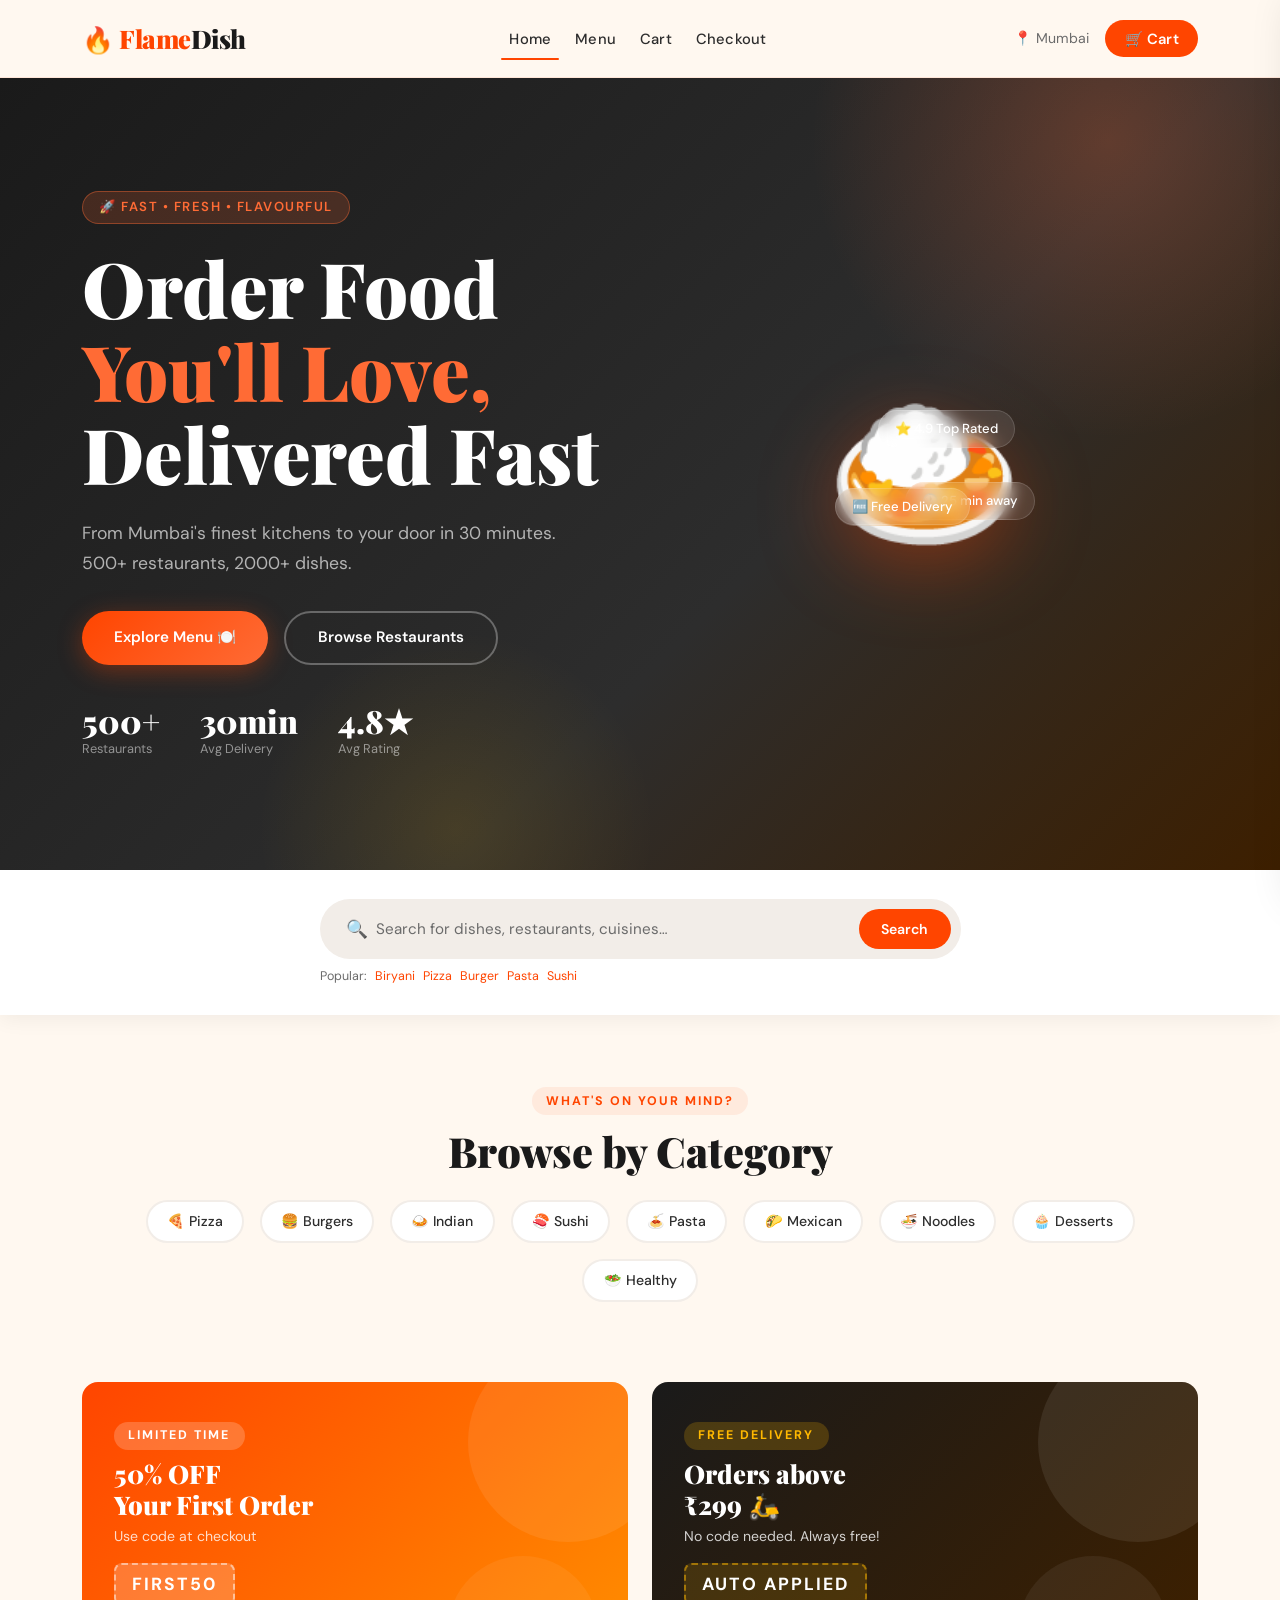
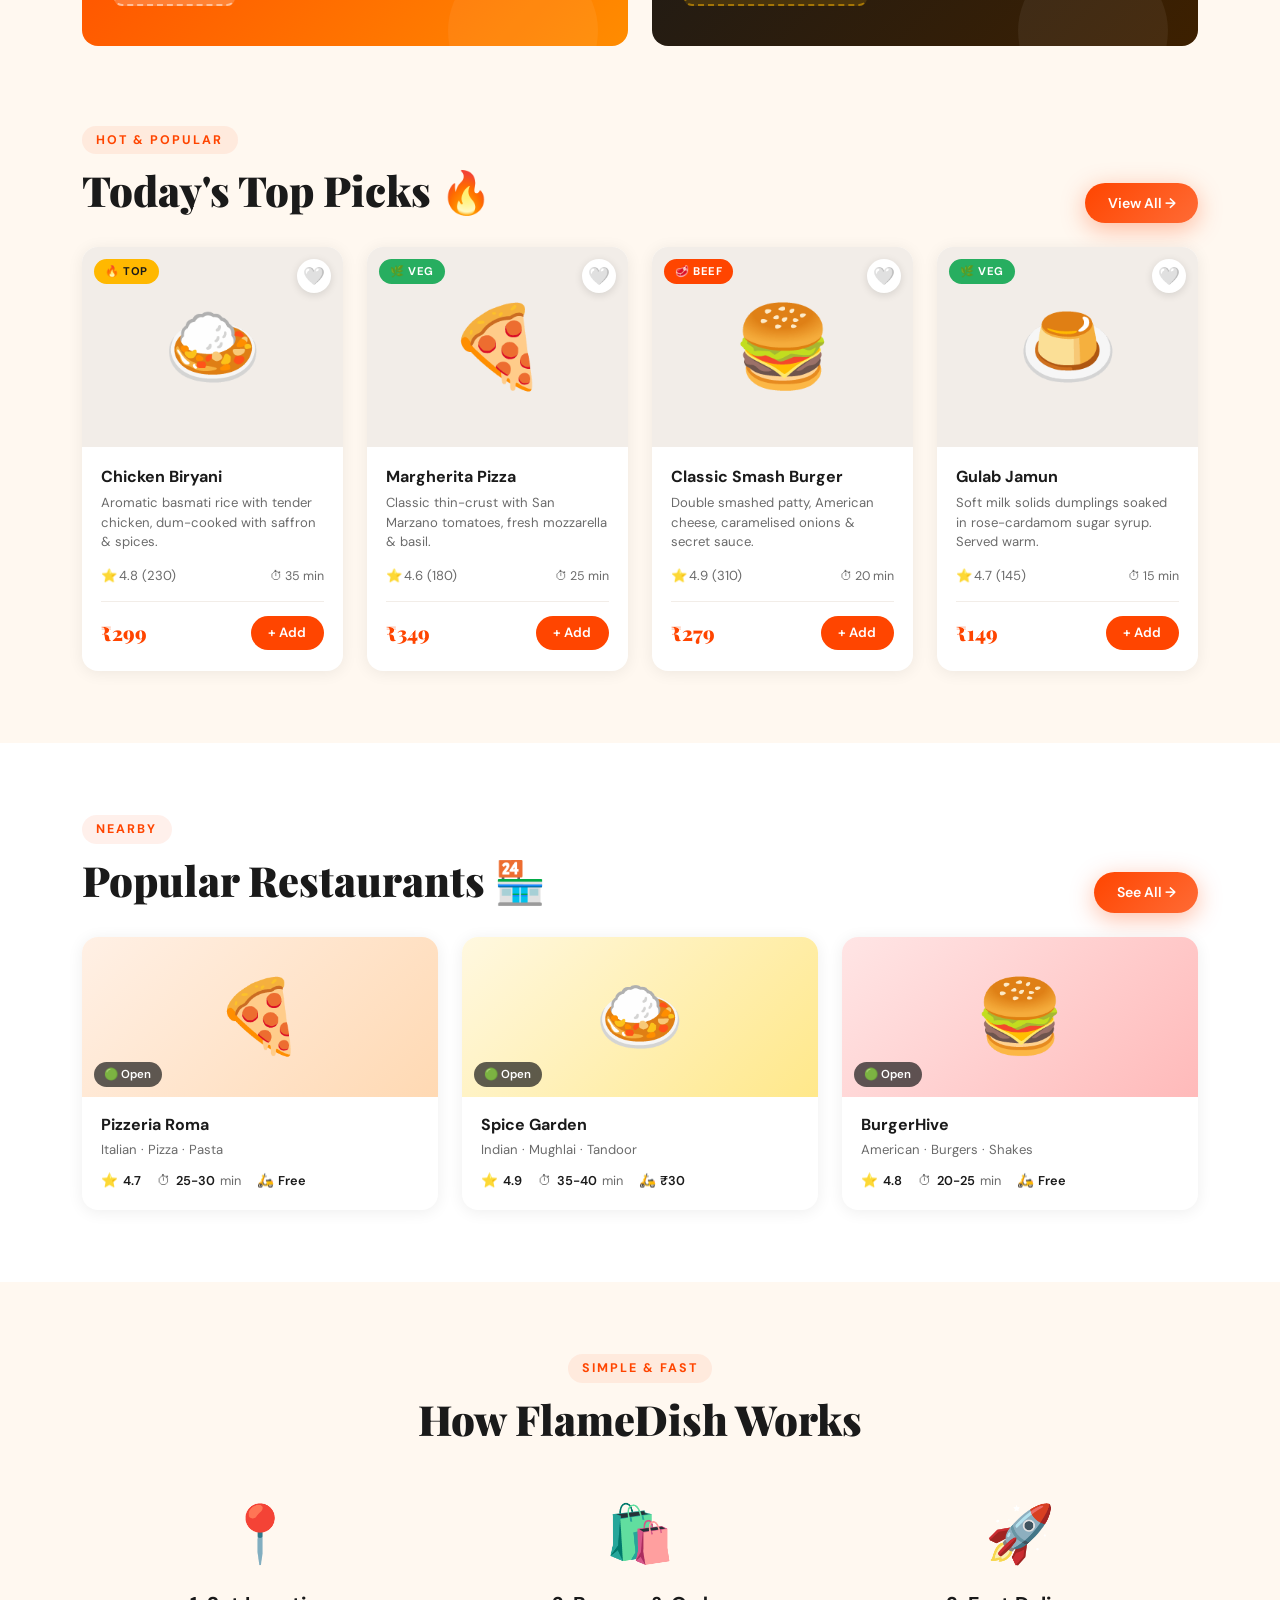
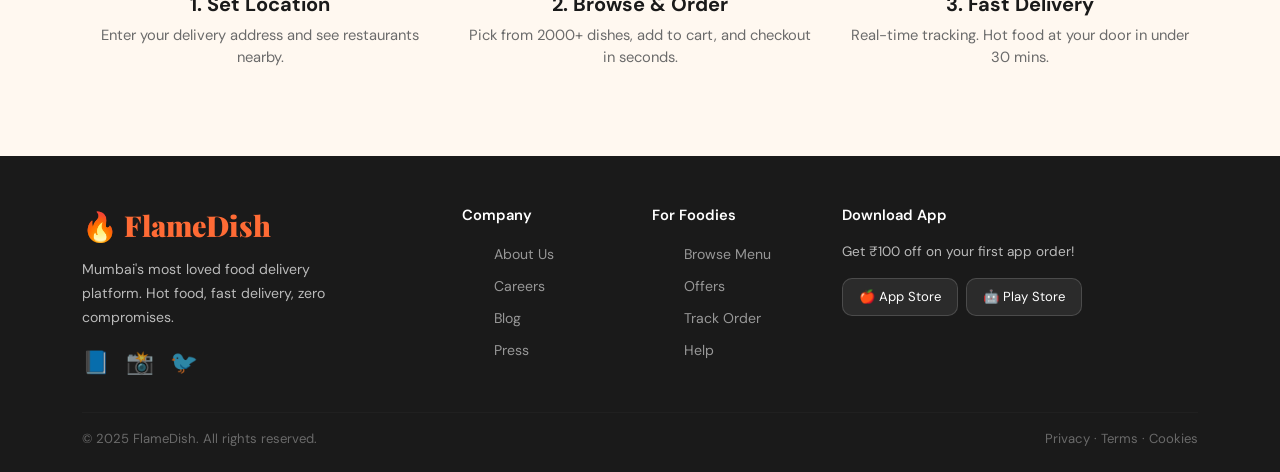
<file: index.html>
<!DOCTYPE html>
<html lang="en">
<head>
  <meta charset="UTF-8">
  <meta name="viewport" content="width=device-width, initial-scale=1.0">
  <title>FlameDish – Food Delivery</title>
  <link rel="icon" href="data:image/svg+xml,<svg xmlns='http://www.w3.org/2000/svg' viewBox='0 0 100 100'><text y='.9em' font-size='90'>🔥</text></svg>">
  <link href="https://cdn.jsdelivr.net/npm/bootstrap@5.3.0/dist/css/bootstrap.min.css" rel="stylesheet">
  <link rel="stylesheet" href="style.css">
</head>
<body>

<!-- NAVBAR -->
<nav class="navbar navbar-expand-lg">
  <div class="container">
    <a class="brand-logo navbar-brand" href="index.html">🔥 Flame<span>Dish</span></a>
    <button class="navbar-toggler border-0" type="button" data-bs-toggle="collapse" data-bs-target="#navMenu">
      <span class="navbar-toggler-icon"></span>
    </button>
    <div class="collapse navbar-collapse" id="navMenu">
      <ul class="navbar-nav mx-auto gap-2">
        <li class="nav-item"><a class="nav-link" href="index.html">Home</a></li>
        <li class="nav-item"><a class="nav-link" href="menu.html">Menu</a></li>
        <li class="nav-item"><a class="nav-link" href="cart.html">Cart</a></li>
        <li class="nav-item"><a class="nav-link" href="checkout.html">Checkout</a></li>
      </ul>
      <div class="d-flex align-items-center gap-3">
        <span style="color:var(--ash);font-size:0.88rem">📍 Mumbai</span>
        <button class="nav-link cart-btn" onclick="openCart()">
          🛒 Cart <span class="cart-badge">0</span>
        </button>
      </div>
    </div>
  </div>
</nav>

<!-- HERO -->
<section class="hero">
  <div class="container">
    <div class="row align-items-center">
      <div class="col-lg-6 hero-content" data-aos="fade-right">
        <div class="hero-eyebrow">🚀 Fast • Fresh • Flavourful</div>
        <h1>Order Food<br><span class="highlight">You'll Love,</span><br>Delivered Fast</h1>
        <p>From Mumbai's finest kitchens to your door in 30 minutes. 500+ restaurants, 2000+ dishes.</p>
        <div class="d-flex gap-3 flex-wrap">
          <a href="menu.html" class="btn-flame">Explore Menu 🍽️</a>
          <a href="#restaurants" class="btn-outline-flame">Browse Restaurants</a>
        </div>
        <div class="hero-stats">
          <div class="stat-item">
            <div class="stat-num">500+</div>
            <div class="stat-label">Restaurants</div>
          </div>
          <div class="stat-item">
            <div class="stat-num">30min</div>
            <div class="stat-label">Avg Delivery</div>
          </div>
          <div class="stat-item">
            <div class="stat-num">4.8★</div>
            <div class="stat-label">Avg Rating</div>
          </div>
        </div>
      </div>
      <div class="col-lg-6 hero-visual mt-5 mt-lg-0">
        <div style="position:relative;display:inline-block">
          <span class="hero-food-emoji">🍛</span>
          <div class="floating-chips">
            <div class="chip">⭐ 4.9 Top Rated</div>
            <div class="chip">🕐 25 min away</div>
            <div class="chip">🆓 Free Delivery</div>
          </div>
        </div>
      </div>
    </div>
  </div>
</section>

<!-- SEARCH -->
<section class="search-section">
  <div class="container">
    <div class="row justify-content-center">
      <div class="col-lg-7">
        <div class="search-wrapper">
          <span style="margin-right:0.5rem;font-size:1.1rem">🔍</span>
          <input type="text" placeholder="Search for dishes, restaurants, cuisines…" oninput="heroSearch(this.value)">
          <button class="search-btn" onclick="window.location.href='menu.html'">Search</button>
        </div>
        <div class="d-flex gap-2 mt-2 flex-wrap">
          <span style="font-size:0.78rem;color:var(--ash)">Popular:</span>
          <a href="menu.html" style="font-size:0.78rem;color:var(--flame);text-decoration:none">Biryani</a>
          <a href="menu.html" style="font-size:0.78rem;color:var(--flame);text-decoration:none">Pizza</a>
          <a href="menu.html" style="font-size:0.78rem;color:var(--flame);text-decoration:none">Burger</a>
          <a href="menu.html" style="font-size:0.78rem;color:var(--flame);text-decoration:none">Pasta</a>
          <a href="menu.html" style="font-size:0.78rem;color:var(--flame);text-decoration:none">Sushi</a>
        </div>
      </div>
    </div>
  </div>
</section>

<!-- CATEGORIES -->
<section class="py-section">
  <div class="container">
    <div class="text-center mb-4">
      <div class="section-tag">What's on your mind?</div>
      <h2 class="section-title">Browse by Category</h2>
    </div>
    <div class="d-flex gap-3 flex-wrap justify-content-center">
      <button class="category-pill" onclick="window.location.href='menu.html'">🍕 Pizza</button>
      <button class="category-pill" onclick="window.location.href='menu.html'">🍔 Burgers</button>
      <button class="category-pill" onclick="window.location.href='menu.html'">🍛 Indian</button>
      <button class="category-pill" onclick="window.location.href='menu.html'">🍣 Sushi</button>
      <button class="category-pill" onclick="window.location.href='menu.html'">🍝 Pasta</button>
      <button class="category-pill" onclick="window.location.href='menu.html'">🌮 Mexican</button>
      <button class="category-pill" onclick="window.location.href='menu.html'">🍜 Noodles</button>
      <button class="category-pill" onclick="window.location.href='menu.html'">🧁 Desserts</button>
      <button class="category-pill" onclick="window.location.href='menu.html'">🥗 Healthy</button>
    </div>
  </div>
</section>

<!-- PROMO BANNERS -->
<section class="py-2">
  <div class="container">
    <div class="row g-4">
      <div class="col-md-6">
        <div class="promo-banner">
          <div class="section-tag" style="background:rgba(255,255,255,0.2);color:white;margin-bottom:0.5rem">Limited Time</div>
          <h3 style="font-family:'Playfair Display',serif;font-size:1.6rem;font-weight:900;margin-bottom:0.4rem">50% OFF<br>Your First Order</h3>
          <p style="opacity:0.8;font-size:0.88rem;margin-bottom:0.5rem">Use code at checkout</p>
          <div class="promo-code">FIRST50</div>
        </div>
      </div>
      <div class="col-md-6">
        <div class="promo-banner" style="background:linear-gradient(135deg,#1A1A1A,#3D2000)">
          <div class="section-tag" style="background:rgba(255,184,0,0.2);color:#FFB800;margin-bottom:0.5rem">Free Delivery</div>
          <h3 style="font-family:'Playfair Display',serif;font-size:1.6rem;font-weight:900;margin-bottom:0.4rem">Orders above<br>₹299 🛵</h3>
          <p style="opacity:0.8;font-size:0.88rem;margin-bottom:0.5rem">No code needed. Always free!</p>
          <div class="promo-code" style="border-color:rgba(255,184,0,0.5);background:rgba(255,184,0,0.15)">AUTO APPLIED</div>
        </div>
      </div>
    </div>
  </div>
</section>

<!-- FEATURED DISHES -->
<section class="py-section">
  <div class="container">
    <div class="d-flex align-items-end justify-content-between mb-4">
      <div>
        <div class="section-tag">Hot &amp; Popular</div>
        <h2 class="section-title">Today's Top Picks 🔥</h2>
      </div>
      <a href="menu.html" class="btn-flame" style="padding:0.6rem 1.4rem;font-size:0.88rem">View All →</a>
    </div>
    <div class="row g-4">
      <!-- Card 1 -->
      <div class="col-sm-6 col-xl-3">
        <div class="food-card" data-category="indian" data-name="chicken biryani">
          <div class="food-card-img-wrap">
            <span>🍛</span>
            <span class="food-badge top">🔥 Top</span>
            <button class="food-fav" onclick="toggleFav('f1',this)">🤍</button>
          </div>
          <div class="food-card-body">
            <div class="food-name">Chicken Biryani</div>
            <div class="food-desc">Aromatic basmati rice with tender chicken, dum-cooked with saffron & spices.</div>
            <div class="food-meta">
              <span class="food-rating"><span>⭐</span>4.8 (230)</span>
              <span class="food-time">⏱ 35 min</span>
            </div>
            <div class="food-price-row" data-price="299" data-rating="4.8">
              <span class="food-price">₹299</span>
              <button class="add-btn" onclick="Cart.add('f1','Chicken Biryani',299,'🍛')">+ Add</button>
            </div>
          </div>
        </div>
      </div>
      <!-- Card 2 -->
      <div class="col-sm-6 col-xl-3">
        <div class="food-card" data-category="pizza" data-name="margherita pizza">
          <div class="food-card-img-wrap">
            <span>🍕</span>
            <span class="food-badge veg">🌿 Veg</span>
            <button class="food-fav" onclick="toggleFav('f2',this)">🤍</button>
          </div>
          <div class="food-card-body">
            <div class="food-name">Margherita Pizza</div>
            <div class="food-desc">Classic thin-crust with San Marzano tomatoes, fresh mozzarella & basil.</div>
            <div class="food-meta">
              <span class="food-rating"><span>⭐</span>4.6 (180)</span>
              <span class="food-time">⏱ 25 min</span>
            </div>
            <div class="food-price-row" data-price="349" data-rating="4.6">
              <span class="food-price">₹349</span>
              <button class="add-btn" onclick="Cart.add('f2','Margherita Pizza',349,'🍕')">+ Add</button>
            </div>
          </div>
        </div>
      </div>
      <!-- Card 3 -->
      <div class="col-sm-6 col-xl-3">
        <div class="food-card" data-category="burger" data-name="smash burger">
          <div class="food-card-img-wrap">
            <span>🍔</span>
            <span class="food-badge">🥩 Beef</span>
            <button class="food-fav" onclick="toggleFav('f3',this)">🤍</button>
          </div>
          <div class="food-card-body">
            <div class="food-name">Classic Smash Burger</div>
            <div class="food-desc">Double smashed patty, American cheese, caramelised onions & secret sauce.</div>
            <div class="food-meta">
              <span class="food-rating"><span>⭐</span>4.9 (310)</span>
              <span class="food-time">⏱ 20 min</span>
            </div>
            <div class="food-price-row" data-price="279" data-rating="4.9">
              <span class="food-price">₹279</span>
              <button class="add-btn" onclick="Cart.add('f3','Smash Burger',279,'🍔')">+ Add</button>
            </div>
          </div>
        </div>
      </div>
      <!-- Card 4 -->
      <div class="col-sm-6 col-xl-3">
        <div class="food-card" data-category="dessert" data-name="gulab jamun">
          <div class="food-card-img-wrap">
            <span>🍮</span>
            <span class="food-badge veg">🌿 Veg</span>
            <button class="food-fav" onclick="toggleFav('f4',this)">🤍</button>
          </div>
          <div class="food-card-body">
            <div class="food-name">Gulab Jamun</div>
            <div class="food-desc">Soft milk solids dumplings soaked in rose-cardamom sugar syrup. Served warm.</div>
            <div class="food-meta">
              <span class="food-rating"><span>⭐</span>4.7 (145)</span>
              <span class="food-time">⏱ 15 min</span>
            </div>
            <div class="food-price-row" data-price="149" data-rating="4.7">
              <span class="food-price">₹149</span>
              <button class="add-btn" onclick="Cart.add('f4','Gulab Jamun',149,'🍮')">+ Add</button>
            </div>
          </div>
        </div>
      </div>
    </div>
  </div>
</section>

<!-- RESTAURANTS -->
<section class="py-section" id="restaurants" style="background:white">
  <div class="container">
    <div class="d-flex align-items-end justify-content-between mb-4">
      <div>
        <div class="section-tag">Nearby</div>
        <h2 class="section-title">Popular Restaurants 🏪</h2>
      </div>
      <a href="menu.html" class="btn-flame" style="padding:0.6rem 1.4rem;font-size:0.88rem">See All →</a>
    </div>
    <div class="row g-4">
      <div class="col-sm-6 col-lg-4">
        <div class="restaurant-card">
          <div class="rest-img" style="background:linear-gradient(135deg,#FFF0E5,#FFD9B3)">
            🍕
            <span class="rest-tag">🟢 Open</span>
          </div>
          <div class="rest-body">
            <div class="rest-name">Pizzeria Roma</div>
            <div class="rest-cuisine">Italian · Pizza · Pasta</div>
            <div class="rest-info">
              <div class="rest-info-item"><span class="icon">⭐</span><strong>4.7</strong></div>
              <div class="rest-info-item"><span class="icon">⏱</span><strong>25-30</strong> min</div>
              <div class="rest-info-item"><span class="icon">🛵</span><strong>Free</strong></div>
            </div>
          </div>
        </div>
      </div>
      <div class="col-sm-6 col-lg-4">
        <div class="restaurant-card">
          <div class="rest-img" style="background:linear-gradient(135deg,#FFF8E0,#FFE88A)">
            🍛
            <span class="rest-tag">🟢 Open</span>
          </div>
          <div class="rest-body">
            <div class="rest-name">Spice Garden</div>
            <div class="rest-cuisine">Indian · Mughlai · Tandoor</div>
            <div class="rest-info">
              <div class="rest-info-item"><span class="icon">⭐</span><strong>4.9</strong></div>
              <div class="rest-info-item"><span class="icon">⏱</span><strong>35-40</strong> min</div>
              <div class="rest-info-item"><span class="icon">🛵</span><strong>₹30</strong></div>
            </div>
          </div>
        </div>
      </div>
      <div class="col-sm-6 col-lg-4">
        <div class="restaurant-card">
          <div class="rest-img" style="background:linear-gradient(135deg,#FFE5E5,#FFBABA)">
            🍔
            <span class="rest-tag">🟢 Open</span>
          </div>
          <div class="rest-body">
            <div class="rest-name">BurgerHive</div>
            <div class="rest-cuisine">American · Burgers · Shakes</div>
            <div class="rest-info">
              <div class="rest-info-item"><span class="icon">⭐</span><strong>4.8</strong></div>
              <div class="rest-info-item"><span class="icon">⏱</span><strong>20-25</strong> min</div>
              <div class="rest-info-item"><span class="icon">🛵</span><strong>Free</strong></div>
            </div>
          </div>
        </div>
      </div>
    </div>
  </div>
</section>

<!-- HOW IT WORKS -->
<section class="py-section">
  <div class="container">
    <div class="text-center mb-5">
      <div class="section-tag">Simple & Fast</div>
      <h2 class="section-title">How FlameDish Works</h2>
    </div>
    <div class="row g-4 text-center">
      <div class="col-md-4">
        <div style="font-size:3.5rem;margin-bottom:1rem">📍</div>
        <h5 style="font-weight:700;margin-bottom:0.5rem">1. Set Location</h5>
        <p style="color:var(--ash);font-size:0.92rem">Enter your delivery address and see restaurants nearby.</p>
      </div>
      <div class="col-md-4">
        <div style="font-size:3.5rem;margin-bottom:1rem">🛍️</div>
        <h5 style="font-weight:700;margin-bottom:0.5rem">2. Browse & Order</h5>
        <p style="color:var(--ash);font-size:0.92rem">Pick from 2000+ dishes, add to cart, and checkout in seconds.</p>
      </div>
      <div class="col-md-4">
        <div style="font-size:3.5rem;margin-bottom:1rem">🚀</div>
        <h5 style="font-weight:700;margin-bottom:0.5rem">3. Fast Delivery</h5>
        <p style="color:var(--ash);font-size:0.92rem">Real-time tracking. Hot food at your door in under 30 mins.</p>
      </div>
    </div>
  </div>
</section>

<!-- FOOTER -->
<footer>
  <div class="container">
    <div class="row g-4">
      <div class="col-lg-4">
        <div class="footer-brand">🔥 FlameDish</div>
        <p style="font-size:0.88rem;max-width:280px;line-height:1.7">Mumbai's most loved food delivery platform. Hot food, fast delivery, zero compromises.</p>
        <div class="d-flex gap-3 mt-3">
          <span style="font-size:1.4rem;cursor:pointer">📘</span>
          <span style="font-size:1.4rem;cursor:pointer">📸</span>
          <span style="font-size:1.4rem;cursor:pointer">🐦</span>
        </div>
      </div>
      <div class="col-6 col-lg-2">
        <div class="footer-title">Company</div>
        <ul class="footer-links">
          <li><a href="#">About Us</a></li>
          <li><a href="#">Careers</a></li>
          <li><a href="#">Blog</a></li>
          <li><a href="#">Press</a></li>
        </ul>
      </div>
      <div class="col-6 col-lg-2">
        <div class="footer-title">For Foodies</div>
        <ul class="footer-links">
          <li><a href="menu.html">Browse Menu</a></li>
          <li><a href="#">Offers</a></li>
          <li><a href="#">Track Order</a></li>
          <li><a href="#">Help</a></li>
        </ul>
      </div>
      <div class="col-lg-4">
        <div class="footer-title">Download App</div>
        <p style="font-size:0.85rem;margin-bottom:1rem">Get ₹100 off on your first app order!</p>
        <div class="d-flex gap-2">
          <button style="background:rgba(255,255,255,0.08);border:1px solid rgba(255,255,255,0.15);color:white;border-radius:10px;padding:0.5rem 1rem;font-size:0.82rem;cursor:pointer">🍎 App Store</button>
          <button style="background:rgba(255,255,255,0.08);border:1px solid rgba(255,255,255,0.15);color:white;border-radius:10px;padding:0.5rem 1rem;font-size:0.82rem;cursor:pointer">🤖 Play Store</button>
        </div>
      </div>
    </div>
    <hr class="footer-divider">
    <div class="d-flex justify-content-between flex-wrap gap-2 footer-bottom">
      <span>© 2025 FlameDish. All rights reserved.</span>
      <span>Privacy · Terms · Cookies</span>
    </div>
  </div>
</footer>

<!-- CART SIDEBAR -->
<div class="cart-overlay" id="cartOverlay" onclick="closeCart()"></div>
<div class="cart-sidebar" id="cartSidebar">
  <div class="cart-header">
    <span class="cart-title">🛒 Your Cart</span>
    <button class="cart-close" onclick="closeCart()">✕</button>
  </div>
  <div class="cart-body" id="cartBody"></div>
  <div class="cart-footer" id="cartFooter" style="display:none"></div>
</div>

<script src="https://cdn.jsdelivr.net/npm/bootstrap@5.3.0/dist/js/bootstrap.bundle.min.js"></script>
<script src="app.js"></script>
</body>
</html>
</file>
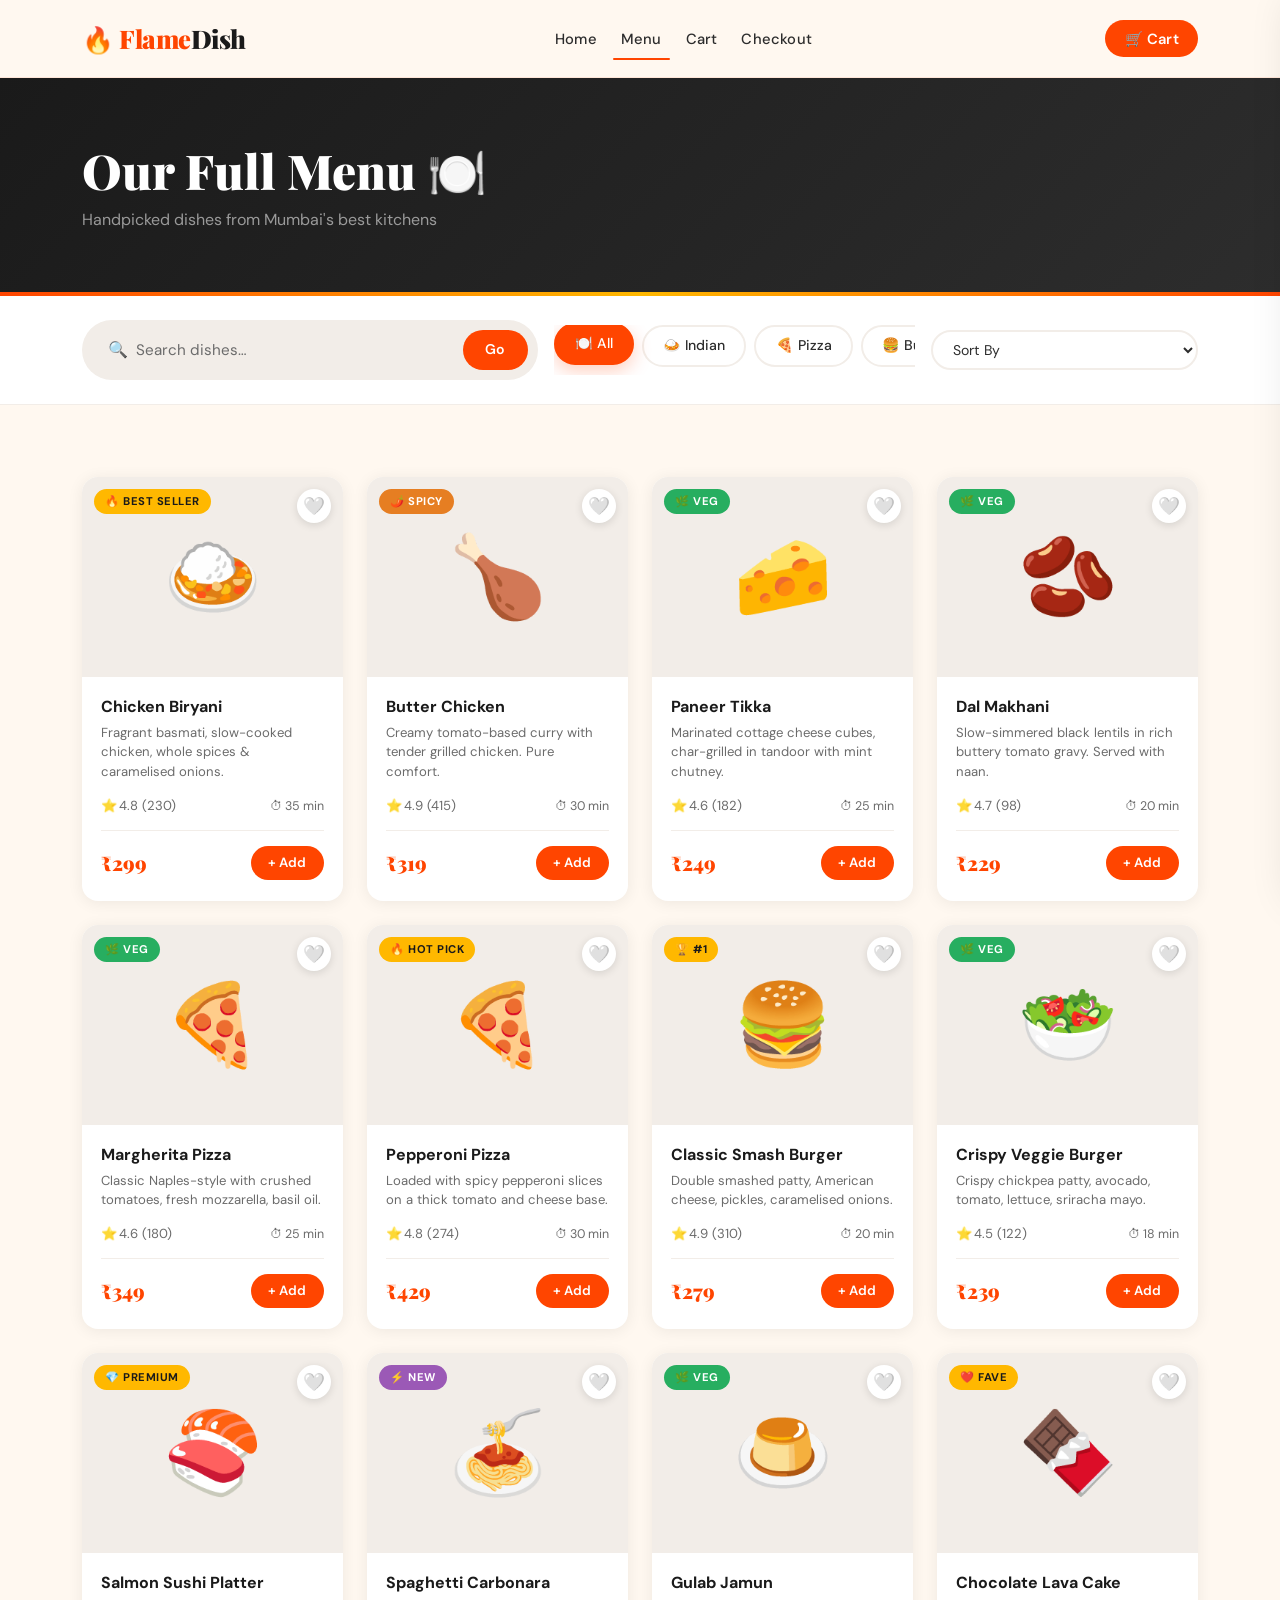
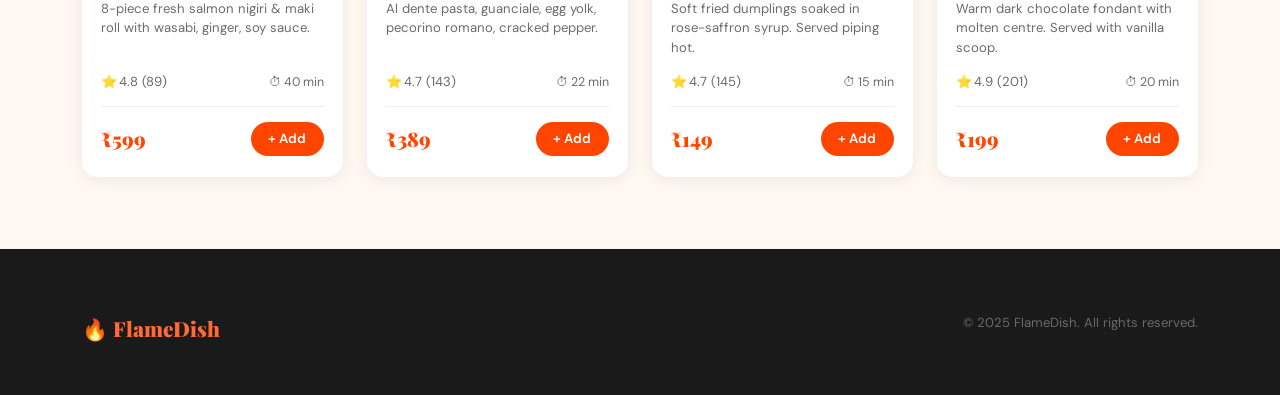
<file: menu.html>
<!DOCTYPE html>
<html lang="en">
<head>
  <meta charset="UTF-8">
  <meta name="viewport" content="width=device-width, initial-scale=1.0">
  <title>Menu – FlameDish</title>
  <link rel="icon" href="data:image/svg+xml,<svg xmlns='http://www.w3.org/2000/svg' viewBox='0 0 100 100'><text y='.9em' font-size='90'>🔥</text></svg>">
  <link href="https://cdn.jsdelivr.net/npm/bootstrap@5.3.0/dist/css/bootstrap.min.css" rel="stylesheet">
  <link rel="stylesheet" href="style.css">
</head>
<body>

<!-- NAVBAR -->
<nav class="navbar navbar-expand-lg">
  <div class="container">
    <a class="brand-logo navbar-brand" href="index.html">🔥 Flame<span>Dish</span></a>
    <button class="navbar-toggler border-0" type="button" data-bs-toggle="collapse" data-bs-target="#navMenu">
      <span class="navbar-toggler-icon"></span>
    </button>
    <div class="collapse navbar-collapse" id="navMenu">
      <ul class="navbar-nav mx-auto gap-2">
        <li class="nav-item"><a class="nav-link" href="index.html">Home</a></li>
        <li class="nav-item"><a class="nav-link" href="menu.html">Menu</a></li>
        <li class="nav-item"><a class="nav-link" href="cart.html">Cart</a></li>
        <li class="nav-item"><a class="nav-link" href="checkout.html">Checkout</a></li>
      </ul>
      <button class="nav-link cart-btn" onclick="openCart()">
        🛒 Cart <span class="cart-badge">0</span>
      </button>
    </div>
  </div>
</nav>

<!-- PAGE HEADER -->
<section class="page-header">
  <div class="container">
    <h1>Our Full Menu 🍽️</h1>
    <p>Handpicked dishes from Mumbai's best kitchens</p>
  </div>
</section>

<!-- FILTER & SEARCH -->
<section style="background:white;padding:1.5rem 0;border-bottom:1px solid var(--mist)">
  <div class="container">
    <div class="row g-3 align-items-center">
      <div class="col-lg-5">
        <div class="search-wrapper">
          <span style="margin-right:0.5rem">🔍</span>
          <input type="text" placeholder="Search dishes…" oninput="searchMenu(this.value)" id="menuSearch">
          <button class="search-btn" onclick="searchMenu(document.getElementById('menuSearch').value)">Go</button>
        </div>
      </div>
      <div class="col-lg-4">
        <div class="d-flex gap-2 scroll-categories">
          <button class="category-pill active" onclick="filterCategory('all',this)">🍽️ All</button>
          <button class="category-pill" onclick="filterCategory('indian',this)">🍛 Indian</button>
          <button class="category-pill" onclick="filterCategory('pizza',this)">🍕 Pizza</button>
          <button class="category-pill" onclick="filterCategory('burger',this)">🍔 Burgers</button>
          <button class="category-pill" onclick="filterCategory('sushi',this)">🍣 Sushi</button>
          <button class="category-pill" onclick="filterCategory('pasta',this)">🍝 Pasta</button>
          <button class="category-pill" onclick="filterCategory('dessert',this)">🧁 Desserts</button>
        </div>
      </div>
      <div class="col-lg-3">
        <select class="filter-select w-100" onchange="sortMenu(this.value)">
          <option value="">Sort By</option>
          <option value="rating">⭐ Highest Rated</option>
          <option value="price-asc">💸 Price: Low to High</option>
          <option value="price-desc">💎 Price: High to Low</option>
        </select>
      </div>
    </div>
  </div>
</section>

<!-- MENU GRID -->
<section class="py-section">
  <div class="container">
    <div class="row g-4" id="menuGrid">

      <!-- INDIAN -->
      <div class="col-sm-6 col-lg-4 col-xl-3 food-col">
        <div class="food-card" data-category="indian" data-name="chicken biryani">
          <div class="food-card-img-wrap"><span>🍛</span>
            <span class="food-badge top">🔥 Best Seller</span>
            <button class="food-fav" onclick="toggleFav('m1',this)">🤍</button>
          </div>
          <div class="food-card-body">
            <div class="food-name">Chicken Biryani</div>
            <div class="food-desc">Fragrant basmati, slow-cooked chicken, whole spices & caramelised onions.</div>
            <div class="food-meta">
              <span class="food-rating"><span>⭐</span>4.8 (230)</span>
              <span class="food-time">⏱ 35 min</span>
            </div>
            <div class="food-price-row" data-price="299" data-rating="4.8">
              <span class="food-price">₹299</span>
              <button class="add-btn" onclick="Cart.add('m1','Chicken Biryani',299,'🍛')">+ Add</button>
            </div>
          </div>
        </div>
      </div>

      <div class="col-sm-6 col-lg-4 col-xl-3 food-col">
        <div class="food-card" data-category="indian" data-name="butter chicken">
          <div class="food-card-img-wrap"><span>🍗</span>
            <span class="food-badge veg" style="background:#E67E22">🌶️ Spicy</span>
            <button class="food-fav" onclick="toggleFav('m2',this)">🤍</button>
          </div>
          <div class="food-card-body">
            <div class="food-name">Butter Chicken</div>
            <div class="food-desc">Creamy tomato-based curry with tender grilled chicken. Pure comfort.</div>
            <div class="food-meta">
              <span class="food-rating"><span>⭐</span>4.9 (415)</span>
              <span class="food-time">⏱ 30 min</span>
            </div>
            <div class="food-price-row" data-price="319" data-rating="4.9">
              <span class="food-price">₹319</span>
              <button class="add-btn" onclick="Cart.add('m2','Butter Chicken',319,'🍗')">+ Add</button>
            </div>
          </div>
        </div>
      </div>

      <div class="col-sm-6 col-lg-4 col-xl-3 food-col">
        <div class="food-card" data-category="indian" data-name="paneer tikka">
          <div class="food-card-img-wrap"><span>🧀</span>
            <span class="food-badge veg">🌿 Veg</span>
            <button class="food-fav" onclick="toggleFav('m3',this)">🤍</button>
          </div>
          <div class="food-card-body">
            <div class="food-name">Paneer Tikka</div>
            <div class="food-desc">Marinated cottage cheese cubes, char-grilled in tandoor with mint chutney.</div>
            <div class="food-meta">
              <span class="food-rating"><span>⭐</span>4.6 (182)</span>
              <span class="food-time">⏱ 25 min</span>
            </div>
            <div class="food-price-row" data-price="249" data-rating="4.6">
              <span class="food-price">₹249</span>
              <button class="add-btn" onclick="Cart.add('m3','Paneer Tikka',249,'🧀')">+ Add</button>
            </div>
          </div>
        </div>
      </div>

      <div class="col-sm-6 col-lg-4 col-xl-3 food-col">
        <div class="food-card" data-category="indian" data-name="dal makhani">
          <div class="food-card-img-wrap"><span>🫘</span>
            <span class="food-badge veg">🌿 Veg</span>
            <button class="food-fav" onclick="toggleFav('m4',this)">🤍</button>
          </div>
          <div class="food-card-body">
            <div class="food-name">Dal Makhani</div>
            <div class="food-desc">Slow-simmered black lentils in rich buttery tomato gravy. Served with naan.</div>
            <div class="food-meta">
              <span class="food-rating"><span>⭐</span>4.7 (98)</span>
              <span class="food-time">⏱ 20 min</span>
            </div>
            <div class="food-price-row" data-price="229" data-rating="4.7">
              <span class="food-price">₹229</span>
              <button class="add-btn" onclick="Cart.add('m4','Dal Makhani',229,'🫘')">+ Add</button>
            </div>
          </div>
        </div>
      </div>

      <!-- PIZZA -->
      <div class="col-sm-6 col-lg-4 col-xl-3 food-col">
        <div class="food-card" data-category="pizza" data-name="margherita pizza">
          <div class="food-card-img-wrap"><span>🍕</span>
            <span class="food-badge veg">🌿 Veg</span>
            <button class="food-fav" onclick="toggleFav('m5',this)">🤍</button>
          </div>
          <div class="food-card-body">
            <div class="food-name">Margherita Pizza</div>
            <div class="food-desc">Classic Naples-style with crushed tomatoes, fresh mozzarella, basil oil.</div>
            <div class="food-meta">
              <span class="food-rating"><span>⭐</span>4.6 (180)</span>
              <span class="food-time">⏱ 25 min</span>
            </div>
            <div class="food-price-row" data-price="349" data-rating="4.6">
              <span class="food-price">₹349</span>
              <button class="add-btn" onclick="Cart.add('m5','Margherita Pizza',349,'🍕')">+ Add</button>
            </div>
          </div>
        </div>
      </div>

      <div class="col-sm-6 col-lg-4 col-xl-3 food-col">
        <div class="food-card" data-category="pizza" data-name="pepperoni pizza">
          <div class="food-card-img-wrap"><span>🍕</span>
            <span class="food-badge top">🔥 Hot Pick</span>
            <button class="food-fav" onclick="toggleFav('m6',this)">🤍</button>
          </div>
          <div class="food-card-body">
            <div class="food-name">Pepperoni Pizza</div>
            <div class="food-desc">Loaded with spicy pepperoni slices on a thick tomato and cheese base.</div>
            <div class="food-meta">
              <span class="food-rating"><span>⭐</span>4.8 (274)</span>
              <span class="food-time">⏱ 30 min</span>
            </div>
            <div class="food-price-row" data-price="429" data-rating="4.8">
              <span class="food-price">₹429</span>
              <button class="add-btn" onclick="Cart.add('m6','Pepperoni Pizza',429,'🍕')">+ Add</button>
            </div>
          </div>
        </div>
      </div>

      <!-- BURGERS -->
      <div class="col-sm-6 col-lg-4 col-xl-3 food-col">
        <div class="food-card" data-category="burger" data-name="smash burger">
          <div class="food-card-img-wrap"><span>🍔</span>
            <span class="food-badge top">🏆 #1</span>
            <button class="food-fav" onclick="toggleFav('m7',this)">🤍</button>
          </div>
          <div class="food-card-body">
            <div class="food-name">Classic Smash Burger</div>
            <div class="food-desc">Double smashed patty, American cheese, pickles, caramelised onions.</div>
            <div class="food-meta">
              <span class="food-rating"><span>⭐</span>4.9 (310)</span>
              <span class="food-time">⏱ 20 min</span>
            </div>
            <div class="food-price-row" data-price="279" data-rating="4.9">
              <span class="food-price">₹279</span>
              <button class="add-btn" onclick="Cart.add('m7','Smash Burger',279,'🍔')">+ Add</button>
            </div>
          </div>
        </div>
      </div>

      <div class="col-sm-6 col-lg-4 col-xl-3 food-col">
        <div class="food-card" data-category="burger" data-name="veggie burger">
          <div class="food-card-img-wrap"><span>🥗</span>
            <span class="food-badge veg">🌿 Veg</span>
            <button class="food-fav" onclick="toggleFav('m8',this)">🤍</button>
          </div>
          <div class="food-card-body">
            <div class="food-name">Crispy Veggie Burger</div>
            <div class="food-desc">Crispy chickpea patty, avocado, tomato, lettuce, sriracha mayo.</div>
            <div class="food-meta">
              <span class="food-rating"><span>⭐</span>4.5 (122)</span>
              <span class="food-time">⏱ 18 min</span>
            </div>
            <div class="food-price-row" data-price="239" data-rating="4.5">
              <span class="food-price">₹239</span>
              <button class="add-btn" onclick="Cart.add('m8','Veggie Burger',239,'🥗')">+ Add</button>
            </div>
          </div>
        </div>
      </div>

      <!-- SUSHI -->
      <div class="col-sm-6 col-lg-4 col-xl-3 food-col">
        <div class="food-card" data-category="sushi" data-name="salmon sushi">
          <div class="food-card-img-wrap"><span>🍣</span>
            <span class="food-badge top">💎 Premium</span>
            <button class="food-fav" onclick="toggleFav('m9',this)">🤍</button>
          </div>
          <div class="food-card-body">
            <div class="food-name">Salmon Sushi Platter</div>
            <div class="food-desc">8-piece fresh salmon nigiri & maki roll with wasabi, ginger, soy sauce.</div>
            <div class="food-meta">
              <span class="food-rating"><span>⭐</span>4.8 (89)</span>
              <span class="food-time">⏱ 40 min</span>
            </div>
            <div class="food-price-row" data-price="599" data-rating="4.8">
              <span class="food-price">₹599</span>
              <button class="add-btn" onclick="Cart.add('m9','Salmon Sushi',599,'🍣')">+ Add</button>
            </div>
          </div>
        </div>
      </div>

      <!-- PASTA -->
      <div class="col-sm-6 col-lg-4 col-xl-3 food-col">
        <div class="food-card" data-category="pasta" data-name="carbonara pasta">
          <div class="food-card-img-wrap"><span>🍝</span>
            <span class="food-badge veg" style="background:#9B59B6">⚡ New</span>
            <button class="food-fav" onclick="toggleFav('m10',this)">🤍</button>
          </div>
          <div class="food-card-body">
            <div class="food-name">Spaghetti Carbonara</div>
            <div class="food-desc">Al dente pasta, guanciale, egg yolk, pecorino romano, cracked pepper.</div>
            <div class="food-meta">
              <span class="food-rating"><span>⭐</span>4.7 (143)</span>
              <span class="food-time">⏱ 22 min</span>
            </div>
            <div class="food-price-row" data-price="389" data-rating="4.7">
              <span class="food-price">₹389</span>
              <button class="add-btn" onclick="Cart.add('m10','Spaghetti Carbonara',389,'🍝')">+ Add</button>
            </div>
          </div>
        </div>
      </div>

      <!-- DESSERTS -->
      <div class="col-sm-6 col-lg-4 col-xl-3 food-col">
        <div class="food-card" data-category="dessert" data-name="gulab jamun">
          <div class="food-card-img-wrap"><span>🍮</span>
            <span class="food-badge veg">🌿 Veg</span>
            <button class="food-fav" onclick="toggleFav('m11',this)">🤍</button>
          </div>
          <div class="food-card-body">
            <div class="food-name">Gulab Jamun</div>
            <div class="food-desc">Soft fried dumplings soaked in rose-saffron syrup. Served piping hot.</div>
            <div class="food-meta">
              <span class="food-rating"><span>⭐</span>4.7 (145)</span>
              <span class="food-time">⏱ 15 min</span>
            </div>
            <div class="food-price-row" data-price="149" data-rating="4.7">
              <span class="food-price">₹149</span>
              <button class="add-btn" onclick="Cart.add('m11','Gulab Jamun',149,'🍮')">+ Add</button>
            </div>
          </div>
        </div>
      </div>

      <div class="col-sm-6 col-lg-4 col-xl-3 food-col">
        <div class="food-card" data-category="dessert" data-name="chocolate lava cake">
          <div class="food-card-img-wrap"><span>🍫</span>
            <span class="food-badge top">❤️ Fave</span>
            <button class="food-fav" onclick="toggleFav('m12',this)">🤍</button>
          </div>
          <div class="food-card-body">
            <div class="food-name">Chocolate Lava Cake</div>
            <div class="food-desc">Warm dark chocolate fondant with molten centre. Served with vanilla scoop.</div>
            <div class="food-meta">
              <span class="food-rating"><span>⭐</span>4.9 (201)</span>
              <span class="food-time">⏱ 20 min</span>
            </div>
            <div class="food-price-row" data-price="199" data-rating="4.9">
              <span class="food-price">₹199</span>
              <button class="add-btn" onclick="Cart.add('m12','Lava Cake',199,'🍫')">+ Add</button>
            </div>
          </div>
        </div>
      </div>

    </div><!-- end row -->
  </div>
</section>

<!-- FOOTER -->
<footer>
  <div class="container">
    <div class="d-flex justify-content-between flex-wrap gap-2 footer-bottom" style="padding:1rem 0">
      <span class="footer-brand" style="font-size:1.3rem">🔥 FlameDish</span>
      <span>© 2025 FlameDish. All rights reserved.</span>
    </div>
  </div>
</footer>

<!-- CART SIDEBAR -->
<div class="cart-overlay" id="cartOverlay" onclick="closeCart()"></div>
<div class="cart-sidebar" id="cartSidebar">
  <div class="cart-header">
    <span class="cart-title">🛒 Your Cart</span>
    <button class="cart-close" onclick="closeCart()">✕</button>
  </div>
  <div class="cart-body" id="cartBody"></div>
  <div class="cart-footer" id="cartFooter" style="display:none"></div>
</div>

<script src="https://cdn.jsdelivr.net/npm/bootstrap@5.3.0/dist/js/bootstrap.bundle.min.js"></script>
<script src="app.js"></script>
</body>
</html>
</file>
<file: style.css>
@import url('https://fonts.googleapis.com/css2?family=Playfair+Display:wght@700;900&family=DM+Sans:wght@300;400;500;600&display=swap');

:root {
  --flame: #FF4500;
  --ember: #FF6B35;
  --gold: #FFB800;
  --cream: #FFF8F0;
  --charcoal: #1A1A1A;
  --smoke: #2D2D2D;
  --ash: #6B6B6B;
  --mist: #F2EDE8;
  --white: #FFFFFF;
  --shadow: 0 8px 40px rgba(255,69,0,0.12);
  --shadow-hover: 0 16px 56px rgba(255,69,0,0.22);
  --radius: 16px;
  --radius-sm: 10px;
}

* { margin: 0; padding: 0; box-sizing: border-box; }

html { scroll-behavior: smooth; }

body {
  font-family: 'DM Sans', sans-serif;
  background: var(--cream);
  color: var(--charcoal);
  overflow-x: hidden;
}

/* ── NAVBAR ── */
.navbar {
  background: rgba(255,248,240,0.92);
  backdrop-filter: blur(16px);
  border-bottom: 1px solid rgba(255,107,53,0.12);
  padding: 0.9rem 0;
  position: sticky;
  top: 0;
  z-index: 1000;
  transition: box-shadow 0.3s;
}
.navbar.scrolled { box-shadow: 0 4px 30px rgba(255,69,0,0.1); }

.brand-logo {
  font-family: 'Playfair Display', serif;
  font-size: 1.6rem;
  font-weight: 900;
  color: var(--flame) !important;
  text-decoration: none !important;
  letter-spacing: -0.5px;
}
.brand-logo span { color: var(--charcoal); }

.nav-link {
  font-weight: 500;
  color: var(--smoke) !important;
  font-size: 0.92rem;
  letter-spacing: 0.2px;
  transition: color 0.2s;
  position: relative;
}
.nav-link::after {
  content: '';
  position: absolute;
  bottom: -2px; left: 0;
  width: 0; height: 2px;
  background: var(--flame);
  transition: width 0.25s ease;
  border-radius: 2px;
}
.nav-link:hover::after, .nav-link.active::after { width: 100%; }
.nav-link:hover { color: var(--flame) !important; }

.cart-btn {
  background: var(--flame);
  color: white !important;
  border-radius: 50px;
  padding: 0.45rem 1.2rem !important;
  font-weight: 600 !important;
  transition: background 0.2s, transform 0.15s;
}
.cart-btn:hover { background: var(--ember) !important; transform: translateY(-1px); }
.cart-btn::after { display: none !important; }

.cart-badge {
  background: var(--gold);
  color: var(--charcoal);
  font-size: 0.7rem;
  font-weight: 700;
  padding: 1px 6px;
  border-radius: 20px;
  margin-left: 4px;
  vertical-align: middle;
}

/* ── HERO ── */
.hero {
  background: linear-gradient(135deg, var(--charcoal) 0%, var(--smoke) 60%, #3D1F00 100%);
  min-height: 88vh;
  display: flex;
  align-items: center;
  position: relative;
  overflow: hidden;
}
.hero::before {
  content: '';
  position: absolute;
  top: -30%; right: -10%;
  width: 600px; height: 600px;
  background: radial-gradient(circle, rgba(255,107,53,0.25) 0%, transparent 70%);
  border-radius: 50%;
}
.hero::after {
  content: '';
  position: absolute;
  bottom: -20%; left: 20%;
  width: 400px; height: 400px;
  background: radial-gradient(circle, rgba(255,184,0,0.12) 0%, transparent 70%);
  border-radius: 50%;
}
.hero-content { position: relative; z-index: 2; }

.hero-eyebrow {
  display: inline-block;
  background: rgba(255,107,53,0.18);
  border: 1px solid rgba(255,107,53,0.4);
  color: var(--ember);
  padding: 0.35rem 1rem;
  border-radius: 50px;
  font-size: 0.82rem;
  font-weight: 600;
  letter-spacing: 1.5px;
  text-transform: uppercase;
  margin-bottom: 1.4rem;
}

.hero h1 {
  font-family: 'Playfair Display', serif;
  font-size: clamp(2.8rem, 6vw, 5.5rem);
  font-weight: 900;
  color: white;
  line-height: 1.08;
  margin-bottom: 1.5rem;
}
.hero h1 .highlight { color: var(--ember); }

.hero p {
  color: rgba(255,255,255,0.65);
  font-size: 1.1rem;
  max-width: 500px;
  line-height: 1.7;
  margin-bottom: 2rem;
}

.btn-flame {
  background: linear-gradient(135deg, var(--flame), var(--ember));
  color: white;
  border: none;
  padding: 0.85rem 2rem;
  border-radius: 50px;
  font-weight: 600;
  font-size: 0.95rem;
  cursor: pointer;
  transition: all 0.25s;
  text-decoration: none;
  display: inline-flex;
  align-items: center;
  gap: 0.5rem;
  box-shadow: 0 6px 24px rgba(255,69,0,0.35);
}
.btn-flame:hover {
  transform: translateY(-2px);
  box-shadow: 0 10px 32px rgba(255,69,0,0.45);
  color: white;
}

.btn-outline-flame {
  border: 2px solid rgba(255,255,255,0.3);
  color: white;
  background: transparent;
  padding: 0.85rem 2rem;
  border-radius: 50px;
  font-weight: 600;
  font-size: 0.95rem;
  cursor: pointer;
  transition: all 0.25s;
  text-decoration: none;
  display: inline-flex;
  align-items: center;
  gap: 0.5rem;
}
.btn-outline-flame:hover {
  background: rgba(255,255,255,0.1);
  border-color: white;
  color: white;
  transform: translateY(-2px);
}

.hero-stats { display: flex; gap: 2.5rem; margin-top: 2.5rem; }
.stat-item {}
.stat-num {
  font-family: 'Playfair Display', serif;
  font-size: 2rem;
  font-weight: 900;
  color: white;
  line-height: 1;
}
.stat-label { color: rgba(255,255,255,0.5); font-size: 0.8rem; margin-top: 2px; }

.hero-visual {
  position: relative;
  z-index: 2;
  text-align: center;
}
.hero-food-emoji {
  font-size: 10rem;
  animation: float 3s ease-in-out infinite;
  filter: drop-shadow(0 20px 40px rgba(255,69,0,0.4));
  display: block;
  line-height: 1;
}
@keyframes float {
  0%, 100% { transform: translateY(0) rotate(-3deg); }
  50% { transform: translateY(-18px) rotate(3deg); }
}
.floating-chips {
  position: absolute;
  width: 100%; height: 100%;
  top: 0; left: 0;
  pointer-events: none;
}
.chip {
  position: absolute;
  background: rgba(255,255,255,0.1);
  backdrop-filter: blur(8px);
  border: 1px solid rgba(255,255,255,0.15);
  border-radius: 50px;
  padding: 0.5rem 1rem;
  color: white;
  font-size: 0.82rem;
  font-weight: 500;
  animation: floatChip 4s ease-in-out infinite;
}
.chip:nth-child(1) { top: 10%; right: 5%; animation-delay: 0s; }
.chip:nth-child(2) { top: 55%; right: -5%; animation-delay: 0.7s; }
.chip:nth-child(3) { bottom: 18%; left: 5%; animation-delay: 1.4s; }
@keyframes floatChip {
  0%, 100% { transform: translateY(0); }
  50% { transform: translateY(-10px); }
}

/* ── SEARCH BAR ── */
.search-section {
  background: white;
  padding: 1.8rem 0;
  box-shadow: 0 4px 20px rgba(0,0,0,0.06);
}
.search-wrapper {
  display: flex;
  align-items: center;
  background: var(--mist);
  border-radius: 50px;
  padding: 0.5rem 0.5rem 0.5rem 1.5rem;
  border: 2px solid transparent;
  transition: border-color 0.2s, box-shadow 0.2s;
}
.search-wrapper:focus-within {
  border-color: var(--flame);
  box-shadow: 0 0 0 4px rgba(255,69,0,0.08);
}
.search-wrapper input {
  border: none;
  background: transparent;
  outline: none;
  flex: 1;
  font-family: 'DM Sans', sans-serif;
  font-size: 0.95rem;
  color: var(--charcoal);
}
.search-wrapper input::placeholder { color: var(--ash); }
.search-btn {
  background: var(--flame);
  color: white;
  border: none;
  border-radius: 50px;
  padding: 0.6rem 1.4rem;
  font-weight: 600;
  font-size: 0.88rem;
  cursor: pointer;
  transition: background 0.2s;
}
.search-btn:hover { background: var(--ember); }

/* ── SECTIONS ── */
.section-tag {
  display: inline-block;
  background: rgba(255,69,0,0.08);
  color: var(--flame);
  font-size: 0.78rem;
  font-weight: 700;
  letter-spacing: 2px;
  text-transform: uppercase;
  padding: 0.3rem 0.9rem;
  border-radius: 50px;
  margin-bottom: 0.7rem;
}
.section-title {
  font-family: 'Playfair Display', serif;
  font-size: clamp(1.8rem, 3.5vw, 2.6rem);
  font-weight: 900;
  color: var(--charcoal);
  line-height: 1.2;
}
.section-sub { color: var(--ash); font-size: 1rem; margin-top: 0.5rem; }

/* ── CATEGORY PILLS ── */
.category-pill {
  display: inline-flex;
  align-items: center;
  gap: 0.4rem;
  background: white;
  border: 2px solid var(--mist);
  border-radius: 50px;
  padding: 0.55rem 1.2rem;
  font-size: 0.88rem;
  font-weight: 500;
  cursor: pointer;
  transition: all 0.2s;
  color: var(--smoke);
  white-space: nowrap;
}
.category-pill:hover, .category-pill.active {
  background: var(--flame);
  border-color: var(--flame);
  color: white;
  transform: translateY(-2px);
  box-shadow: 0 6px 18px rgba(255,69,0,0.25);
}

/* ── FOOD CARD ── */
.food-card {
  background: white;
  border-radius: var(--radius);
  overflow: hidden;
  box-shadow: 0 2px 16px rgba(0,0,0,0.07);
  transition: all 0.28s cubic-bezier(0.34, 1.56, 0.64, 1);
  cursor: pointer;
  height: 100%;
  display: flex;
  flex-direction: column;
}
.food-card:hover {
  transform: translateY(-6px);
  box-shadow: var(--shadow-hover);
}
.food-card-img-wrap {
  position: relative;
  height: 200px;
  overflow: hidden;
  background: var(--mist);
  display: flex;
  align-items: center;
  justify-content: center;
  font-size: 5rem;
}
.food-badge {
  position: absolute;
  top: 12px; left: 12px;
  background: var(--flame);
  color: white;
  font-size: 0.7rem;
  font-weight: 700;
  padding: 0.25rem 0.7rem;
  border-radius: 50px;
  letter-spacing: 0.5px;
  text-transform: uppercase;
}
.food-badge.veg { background: #27AE60; }
.food-badge.top { background: var(--gold); color: var(--charcoal); }

.food-fav {
  position: absolute;
  top: 12px; right: 12px;
  background: white;
  border: none;
  border-radius: 50%;
  width: 34px; height: 34px;
  display: flex;
  align-items: center;
  justify-content: center;
  cursor: pointer;
  font-size: 1.1rem;
  transition: transform 0.2s;
  box-shadow: 0 2px 8px rgba(0,0,0,0.12);
}
.food-fav:hover { transform: scale(1.15); }
.food-fav.active { color: var(--flame); }

.food-card-body {
  padding: 1.1rem 1.2rem 1.3rem;
  flex: 1;
  display: flex;
  flex-direction: column;
}
.food-name {
  font-weight: 700;
  font-size: 1rem;
  color: var(--charcoal);
  margin-bottom: 0.25rem;
}
.food-desc {
  color: var(--ash);
  font-size: 0.82rem;
  line-height: 1.5;
  flex: 1;
  margin-bottom: 0.9rem;
}
.food-meta {
  display: flex;
  align-items: center;
  justify-content: space-between;
}
.food-rating { font-size: 0.82rem; color: var(--ash); }
.food-rating span { color: var(--gold); margin-right: 2px; }
.food-time { font-size: 0.78rem; color: var(--ash); }
.food-price-row {
  display: flex;
  align-items: center;
  justify-content: space-between;
  margin-top: 0.9rem;
  padding-top: 0.9rem;
  border-top: 1px solid var(--mist);
}
.food-price {
  font-family: 'Playfair Display', serif;
  font-size: 1.25rem;
  font-weight: 900;
  color: var(--flame);
}
.add-btn {
  background: var(--flame);
  color: white;
  border: none;
  border-radius: 50px;
  padding: 0.45rem 1.1rem;
  font-weight: 600;
  font-size: 0.84rem;
  cursor: pointer;
  transition: all 0.2s;
}
.add-btn:hover {
  background: var(--ember);
  transform: scale(1.05);
}

/* ── RESTAURANT CARD ── */
.restaurant-card {
  background: white;
  border-radius: var(--radius);
  overflow: hidden;
  box-shadow: 0 2px 16px rgba(0,0,0,0.07);
  transition: all 0.28s ease;
  height: 100%;
}
.restaurant-card:hover {
  transform: translateY(-5px);
  box-shadow: var(--shadow-hover);
}
.rest-img {
  height: 160px;
  background: var(--mist);
  display: flex;
  align-items: center;
  justify-content: center;
  font-size: 4.5rem;
  position: relative;
}
.rest-tag {
  position: absolute;
  bottom: 10px; left: 12px;
  background: rgba(26,26,26,0.7);
  backdrop-filter: blur(6px);
  color: white;
  font-size: 0.72rem;
  font-weight: 600;
  padding: 0.22rem 0.65rem;
  border-radius: 50px;
}
.rest-body { padding: 1rem 1.2rem 1.2rem; }
.rest-name { font-weight: 700; font-size: 1rem; margin-bottom: 0.2rem; }
.rest-cuisine { color: var(--ash); font-size: 0.82rem; margin-bottom: 0.7rem; }
.rest-info { display: flex; gap: 1rem; align-items: center; }
.rest-info-item { display: flex; align-items: center; gap: 0.3rem; font-size: 0.8rem; color: var(--ash); }
.rest-info-item .icon { font-size: 0.85rem; }
.rest-info-item strong { color: var(--charcoal); font-weight: 600; }

/* ── CART PANEL ── */
.cart-sidebar {
  position: fixed;
  right: -400px;
  top: 0; bottom: 0;
  width: 380px;
  background: white;
  box-shadow: -8px 0 40px rgba(0,0,0,0.12);
  z-index: 2000;
  transition: right 0.35s cubic-bezier(0.34, 1.1, 0.64, 1);
  display: flex;
  flex-direction: column;
}
.cart-sidebar.open { right: 0; }
.cart-overlay {
  position: fixed;
  inset: 0;
  background: rgba(26,26,26,0.5);
  z-index: 1999;
  display: none;
  backdrop-filter: blur(3px);
}
.cart-overlay.show { display: block; }

.cart-header {
  padding: 1.4rem 1.5rem;
  border-bottom: 1px solid var(--mist);
  display: flex;
  align-items: center;
  justify-content: space-between;
}
.cart-title {
  font-family: 'Playfair Display', serif;
  font-size: 1.3rem;
  font-weight: 900;
}
.cart-close {
  background: var(--mist);
  border: none;
  border-radius: 50%;
  width: 34px; height: 34px;
  font-size: 1.1rem;
  cursor: pointer;
  transition: background 0.2s;
}
.cart-close:hover { background: #e0d9d2; }

.cart-body {
  flex: 1;
  overflow-y: auto;
  padding: 1rem 1.5rem;
}
.cart-empty {
  text-align: center;
  padding: 3rem 0;
  color: var(--ash);
}
.cart-empty-emoji { font-size: 4rem; margin-bottom: 1rem; }

.cart-item {
  display: flex;
  align-items: center;
  gap: 1rem;
  padding: 0.9rem 0;
  border-bottom: 1px solid var(--mist);
}
.cart-item-emoji { font-size: 2.5rem; flex-shrink: 0; }
.cart-item-info { flex: 1; }
.cart-item-name { font-weight: 600; font-size: 0.92rem; }
.cart-item-price { color: var(--flame); font-weight: 700; font-size: 0.88rem; }
.qty-ctrl {
  display: flex;
  align-items: center;
  gap: 0.5rem;
}
.qty-btn {
  background: var(--mist);
  border: none;
  border-radius: 50%;
  width: 28px; height: 28px;
  font-size: 1rem;
  cursor: pointer;
  transition: background 0.15s;
  display: flex; align-items: center; justify-content: center;
}
.qty-btn:hover { background: var(--ember); color: white; }
.qty-num { font-weight: 700; font-size: 0.9rem; min-width: 20px; text-align: center; }

.cart-footer {
  padding: 1.2rem 1.5rem;
  border-top: 1px solid var(--mist);
}
.cart-total-row {
  display: flex;
  justify-content: space-between;
  margin-bottom: 0.5rem;
  font-size: 0.9rem;
}
.cart-total-row.grand {
  font-weight: 700;
  font-size: 1.05rem;
  margin-bottom: 1rem;
  padding-top: 0.5rem;
  border-top: 1px dashed var(--mist);
}
.checkout-btn {
  width: 100%;
  background: linear-gradient(135deg, var(--flame), var(--ember));
  color: white;
  border: none;
  border-radius: 50px;
  padding: 0.9rem;
  font-weight: 700;
  font-size: 1rem;
  cursor: pointer;
  transition: all 0.25s;
  box-shadow: 0 6px 20px rgba(255,69,0,0.3);
}
.checkout-btn:hover {
  transform: translateY(-2px);
  box-shadow: 0 10px 28px rgba(255,69,0,0.4);
}

/* ── FILTER BAR ── */
.filter-bar {
  background: white;
  border-radius: var(--radius);
  padding: 1.2rem 1.5rem;
  margin-bottom: 1.5rem;
  box-shadow: 0 2px 12px rgba(0,0,0,0.06);
}
.filter-select {
  border: 2px solid var(--mist);
  border-radius: 50px;
  padding: 0.5rem 1rem;
  font-family: 'DM Sans', sans-serif;
  font-size: 0.88rem;
  color: var(--smoke);
  outline: none;
  cursor: pointer;
  background: white;
  transition: border-color 0.2s;
}
.filter-select:focus { border-color: var(--flame); }

/* ── CHECKOUT PAGE ── */
.checkout-card {
  background: white;
  border-radius: var(--radius);
  padding: 2rem;
  box-shadow: 0 4px 24px rgba(0,0,0,0.07);
  margin-bottom: 1.5rem;
}
.checkout-card h5 {
  font-family: 'Playfair Display', serif;
  font-size: 1.15rem;
  font-weight: 700;
  color: var(--charcoal);
  margin-bottom: 1.3rem;
  padding-bottom: 0.8rem;
  border-bottom: 2px solid var(--mist);
}
.form-label { font-weight: 600; font-size: 0.85rem; color: var(--smoke); margin-bottom: 0.4rem; }
.form-control, .form-select {
  border: 2px solid var(--mist);
  border-radius: var(--radius-sm);
  padding: 0.65rem 1rem;
  font-family: 'DM Sans', sans-serif;
  font-size: 0.92rem;
  transition: border-color 0.2s, box-shadow 0.2s;
  outline: none;
}
.form-control:focus, .form-select:focus {
  border-color: var(--flame);
  box-shadow: 0 0 0 3px rgba(255,69,0,0.1);
  outline: none;
}
.form-control.is-invalid { border-color: #dc3545; }
.invalid-feedback { font-size: 0.8rem; color: #dc3545; }

.payment-option {
  border: 2px solid var(--mist);
  border-radius: var(--radius-sm);
  padding: 1rem 1.2rem;
  cursor: pointer;
  transition: all 0.2s;
  display: flex;
  align-items: center;
  gap: 0.8rem;
  margin-bottom: 0.7rem;
}
.payment-option:hover { border-color: var(--ember); }
.payment-option.selected { border-color: var(--flame); background: rgba(255,69,0,0.04); }
.payment-option input[type="radio"] { accent-color: var(--flame); }

.order-summary {
  background: white;
  border-radius: var(--radius);
  padding: 1.8rem;
  box-shadow: 0 4px 24px rgba(0,0,0,0.07);
  position: sticky;
  top: 90px;
}
.order-summary h5 {
  font-family: 'Playfair Display', serif;
  font-size: 1.2rem;
  font-weight: 700;
  margin-bottom: 1.2rem;
}
.summary-item {
  display: flex;
  justify-content: space-between;
  align-items: center;
  padding: 0.6rem 0;
  font-size: 0.9rem;
  border-bottom: 1px solid var(--mist);
}
.summary-item:last-of-type { border-bottom: none; }
.summary-total {
  display: flex;
  justify-content: space-between;
  padding: 1rem 0 0;
  font-weight: 700;
  font-size: 1.05rem;
  border-top: 2px solid var(--mist);
  margin-top: 0.5rem;
}
.summary-total .price { color: var(--flame); font-family: 'Playfair Display', serif; font-size: 1.3rem; }

/* ── PROMO BANNER ── */
.promo-banner {
  background: linear-gradient(135deg, var(--flame), #FF8C00);
  border-radius: var(--radius);
  padding: 2.5rem 2rem;
  color: white;
  position: relative;
  overflow: hidden;
}
.promo-banner::before {
  content: '';
  position: absolute;
  right: -40px; top: -40px;
  width: 200px; height: 200px;
  background: rgba(255,255,255,0.08);
  border-radius: 50%;
}
.promo-banner::after {
  content: '';
  position: absolute;
  right: 30px; bottom: -60px;
  width: 150px; height: 150px;
  background: rgba(255,255,255,0.06);
  border-radius: 50%;
}
.promo-code {
  background: rgba(255,255,255,0.2);
  border: 2px dashed rgba(255,255,255,0.5);
  border-radius: 8px;
  padding: 0.4rem 1rem;
  font-weight: 700;
  letter-spacing: 2px;
  font-size: 1.1rem;
  display: inline-block;
  margin-top: 0.5rem;
}

/* ── TOAST ── */
.toast-container {
  position: fixed;
  bottom: 24px; right: 24px;
  z-index: 9999;
  display: flex;
  flex-direction: column;
  gap: 0.6rem;
}
.toast-item {
  background: var(--charcoal);
  color: white;
  padding: 0.9rem 1.4rem;
  border-radius: var(--radius-sm);
  font-size: 0.9rem;
  font-weight: 500;
  box-shadow: 0 8px 24px rgba(0,0,0,0.2);
  transform: translateX(120%);
  transition: transform 0.3s cubic-bezier(0.34, 1.56, 0.64, 1);
  display: flex;
  align-items: center;
  gap: 0.5rem;
}
.toast-item.show { transform: translateX(0); }
.toast-item.success::before { content: '✅'; }
.toast-item.info::before { content: '🛒'; }

/* ── FOOTER ── */
footer {
  background: var(--charcoal);
  color: rgba(255,255,255,0.7);
  padding: 3rem 0 1.5rem;
}
.footer-brand {
  font-family: 'Playfair Display', serif;
  font-size: 1.8rem;
  font-weight: 900;
  color: var(--ember);
  margin-bottom: 0.7rem;
}
.footer-links { list-style: none; }
.footer-links li { margin-bottom: 0.5rem; }
.footer-links a {
  color: rgba(255,255,255,0.55);
  text-decoration: none;
  font-size: 0.88rem;
  transition: color 0.2s;
}
.footer-links a:hover { color: var(--ember); }
.footer-title { color: white; font-weight: 600; margin-bottom: 1rem; font-size: 0.92rem; }
.footer-divider { border-color: rgba(255,255,255,0.1); margin: 2rem 0 1rem; }
.footer-bottom { font-size: 0.82rem; color: rgba(255,255,255,0.35); }

/* ── PAGE HEADER ── */
.page-header {
  background: linear-gradient(135deg, var(--charcoal), var(--smoke));
  padding: 4rem 0 3rem;
  position: relative;
  overflow: hidden;
}
.page-header::after {
  content: '';
  position: absolute;
  bottom: 0; left: 0; right: 0;
  height: 4px;
  background: linear-gradient(90deg, var(--flame), var(--gold), var(--flame));
}
.page-header h1 {
  font-family: 'Playfair Display', serif;
  font-size: clamp(2rem, 4vw, 3rem);
  font-weight: 900;
  color: white;
}
.page-header p { color: rgba(255,255,255,0.55); }

/* ── STEP INDICATOR ── */
.step-bar {
  display: flex;
  align-items: center;
  gap: 0;
  margin-bottom: 2rem;
}
.step {
  display: flex;
  align-items: center;
  gap: 0.5rem;
  flex: 1;
}
.step-circle {
  width: 36px; height: 36px;
  border-radius: 50%;
  background: var(--mist);
  display: flex;
  align-items: center;
  justify-content: center;
  font-weight: 700;
  font-size: 0.85rem;
  flex-shrink: 0;
  transition: all 0.3s;
}
.step-circle.active { background: var(--flame); color: white; }
.step-circle.done { background: #27AE60; color: white; }
.step-label { font-size: 0.82rem; font-weight: 500; color: var(--ash); white-space: nowrap; }
.step.active .step-label { color: var(--flame); font-weight: 600; }
.step-line { flex: 1; height: 2px; background: var(--mist); margin: 0 0.5rem; }
.step-line.done { background: #27AE60; }

/* ── MISC ── */
.py-section { padding: 4.5rem 0; }
.scroll-categories { overflow-x: auto; padding-bottom: 0.5rem; }
.scroll-categories::-webkit-scrollbar { height: 3px; }
.scroll-categories::-webkit-scrollbar-track { background: var(--mist); }
.scroll-categories::-webkit-scrollbar-thumb { background: var(--flame); border-radius: 3px; }

@media (max-width: 768px) {
  .hero { min-height: 70vh; padding: 3rem 0; }
  .hero-food-emoji { font-size: 6rem; }
  .hero-stats { gap: 1.5rem; }
  .cart-sidebar { width: 100%; right: -100%; }
  .chip { display: none; }
}
</file>
